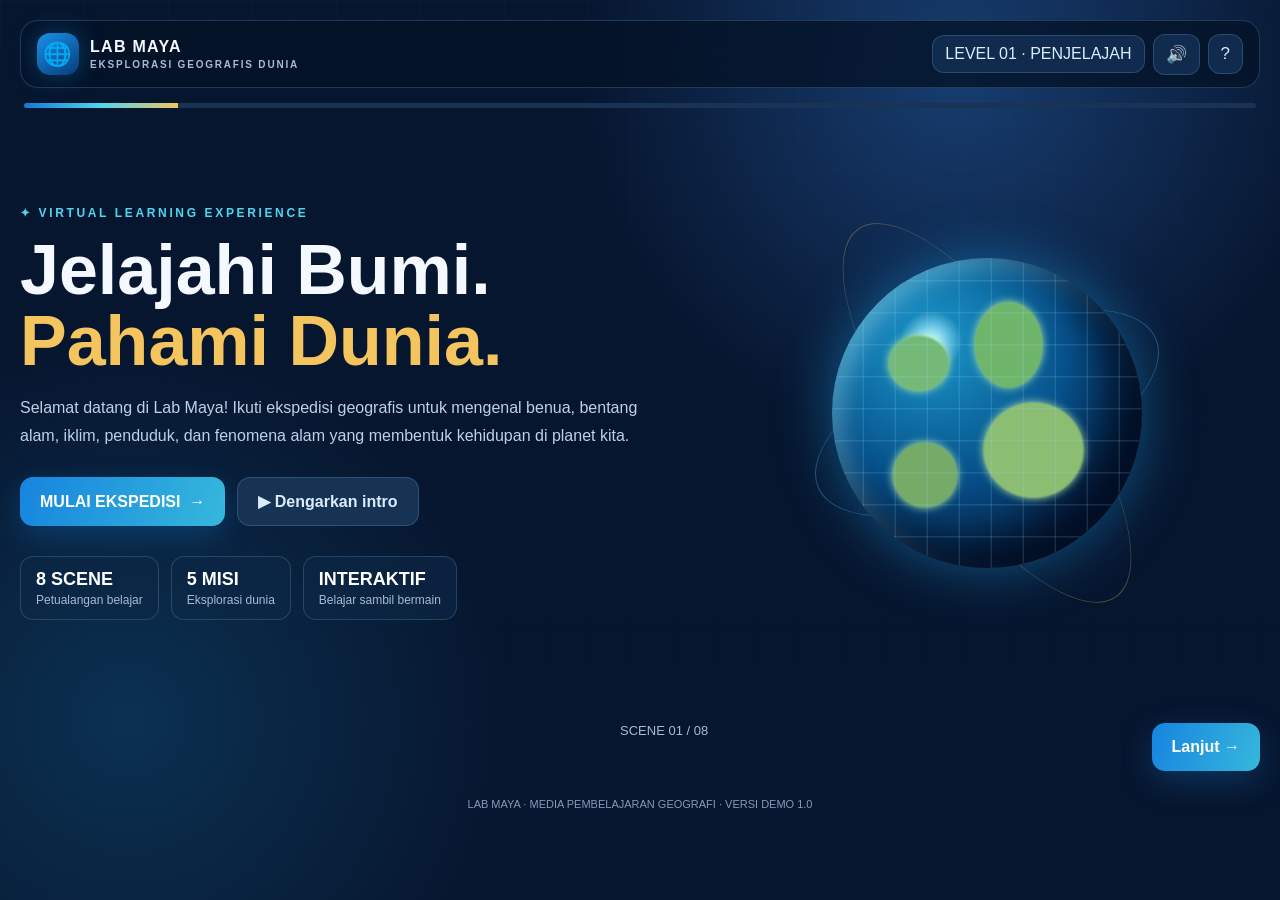
<file: public/assets/aistudio/Lab_Maya_Eksplorasi_Geografis_Dunia_27aa2366.html>
<!DOCTYPE html>
<html lang="id">
<head>
<meta charset="UTF-8">
<meta name="viewport" content="width=device-width, initial-scale=1.0">
<title>Lab Maya — Eksplorasi Geografis Dunia</title>
<style>
:root{--navy:#07162f;--navy2:#0c2448;--blue:#1677d2;--cyan:#50d5ef;--gold:#f4c45e;--white:#f4f8ff;--muted:#a9bad3;--panel:rgba(15,39,73,.88);--line:rgba(132,190,235,.22);--green:#50d6a0}
*{box-sizing:border-box}html{scroll-behavior:smooth}body{margin:0;background:radial-gradient(circle at 75% 8%,#173d70 0,transparent 30%),radial-gradient(circle at 10% 80%,#0b3152 0,transparent 28%),var(--navy);color:var(--white);font-family:Inter,Segoe UI,Arial,sans-serif;min-height:100vh}
body:before{content:"";position:fixed;inset:0;pointer-events:none;opacity:.18;background-image:linear-gradient(rgba(120,190,255,.12) 1px,transparent 1px),linear-gradient(90deg,rgba(120,190,255,.12) 1px,transparent 1px);background-size:42px 42px;mask-image:linear-gradient(to bottom,black,transparent 90%)}
button{font:inherit;cursor:pointer}.app{max-width:1280px;margin:auto;padding:20px;position:relative;z-index:1}.topbar{display:flex;align-items:center;justify-content:space-between;gap:14px;padding:12px 16px;border:1px solid var(--line);background:rgba(5,18,39,.78);backdrop-filter:blur(14px);border-radius:18px;position:sticky;top:10px;z-index:20}
.brand{display:flex;align-items:center;gap:11px;font-weight:900;letter-spacing:.08em}.brand-mark{width:42px;height:42px;border-radius:13px;display:grid;place-items:center;background:linear-gradient(145deg,#1b91e8,#073c79);box-shadow:0 0 24px #1685d866;font-size:23px}.brand small{display:block;color:var(--muted);font-size:10px;letter-spacing:.18em;margin-top:3px}.top-actions{display:flex;gap:8px;align-items:center}.chip,.icon-btn{border:1px solid var(--line);background:#102b4e;color:#dcecff;border-radius:12px;padding:9px 12px}.icon-btn{font-size:17px}.progress-wrap{height:5px;background:#183354;border-radius:9px;overflow:hidden;margin:15px 4px 20px}.progress{height:100%;width:12.5%;background:linear-gradient(90deg,var(--blue),var(--cyan),var(--gold));transition:width .4s}
.scene{display:none;animation:enter .5s ease}.scene.active{display:block}@keyframes enter{from{opacity:0;transform:translateY(12px)}to{opacity:1;transform:none}}
.hero{display:grid;grid-template-columns:1.1fr .9fr;align-items:center;gap:25px;min-height:570px}.eyebrow{color:var(--cyan);font-size:12px;font-weight:800;letter-spacing:.22em;text-transform:uppercase}.hero h1{font-size:clamp(38px,6vw,70px);line-height:1.02;margin:15px 0}.hero h1 span{color:var(--gold)}.lead{color:#bfd0e7;line-height:1.8;max-width:620px}.actions{display:flex;flex-wrap:wrap;gap:12px;margin-top:26px}.primary,.secondary{border:0;border-radius:13px;padding:14px 20px;font-weight:800}.primary{background:linear-gradient(110deg,#1684df,#36b8dc);color:white;box-shadow:0 10px 30px #1684df44}.secondary{background:#173354;color:#dcecff;border:1px solid var(--line)}.primary:hover,.secondary:hover{transform:translateY(-2px);filter:brightness(1.1)}
.globe-stage{height:430px;display:grid;place-items:center;position:relative;overflow:hidden}.orbit{position:absolute;width:370px;height:370px;border:1px solid #57c9f455;border-radius:50%;transform:rotate(-24deg) scaleY(.42);animation:spin 14s linear infinite}.orbit.two{width:450px;height:450px;transform:rotate(55deg) scaleY(.35);animation-duration:20s;border-color:#f4c45e55}@keyframes spin{to{rotate:360deg}}.globe{width:min(310px,72vw);aspect-ratio:1;border-radius:50%;position:relative;background:radial-gradient(circle at 32% 27%,#a7efff 0 2%,#1688bc 10%,#07508b 45%,#062347 75%);box-shadow:inset -28px -22px 45px #020d22, inset 10px 8px 22px #9ceaff77,0 0 55px #1a9fe977;overflow:hidden;animation:float 5s ease-in-out infinite}.globe:before{content:"";position:absolute;inset:0;background:radial-gradient(ellipse at 28% 34%,#75b979 0 9%,transparent 10%),radial-gradient(ellipse at 57% 28%,#70b56c 0 13%,transparent 14%),radial-gradient(ellipse at 65% 62%,#8bbd73 0 17%,transparent 18%),radial-gradient(ellipse at 30% 70%,#75aa69 0 10%,transparent 11%);filter:drop-shadow(0 0 4px #b3e9a1)}.globe:after{content:"";position:absolute;inset:0;background:repeating-linear-gradient(0deg,transparent 0 30px,#9de9ff24 31px 32px),repeating-linear-gradient(90deg,transparent 0 30px,#9de9ff24 31px 32px);border-radius:50%}@keyframes float{50%{transform:translateY(-12px)}}
.hero-stats{display:flex;gap:12px;margin-top:30px;flex-wrap:wrap}.stat{padding:12px 15px;border:1px solid var(--line);background:#0d2747aa;border-radius:13px;color:var(--muted);font-size:12px}.stat b{display:block;color:white;font-size:18px;margin-bottom:3px}
.section-head{display:flex;justify-content:space-between;align-items:end;gap:15px;margin:28px 0 20px}.section-head h2{font-size:clamp(27px,4vw,42px);margin:8px 0}.section-head p{color:var(--muted);margin:0;line-height:1.6}.panel{background:linear-gradient(145deg,rgba(17,48,84,.92),rgba(8,27,53,.92));border:1px solid var(--line);border-radius:20px;padding:22px;box-shadow:0 18px 55px #020b1a44}.grid2{display:grid;grid-template-columns:1fr 1fr;gap:18px}.grid3{display:grid;grid-template-columns:repeat(3,1fr);gap:15px}.mission-card{padding:20px;border:1px solid var(--line);border-radius:17px;background:#0b2443;min-height:160px}.mission-card .emoji{font-size:30px}.mission-card h3{margin:12px 0 7px}.mission-card p{color:var(--muted);line-height:1.6;font-size:14px;margin:0}.guide{display:flex;gap:16px;align-items:center}.avatar{width:88px;height:104px;flex:none;position:relative;border-radius:18px;background:linear-gradient(145deg,#1e6bb0,#0b2a50);display:grid;place-items:center;font-size:48px;border:1px solid #65cfff66;box-shadow:0 0 25px #1684df33}.speech{background:#eaf5ff;color:#142b49;padding:16px 18px;border-radius:15px;line-height:1.6;position:relative;flex:1}.speech:before{content:"";position:absolute;left:-9px;top:28px;border-width:9px 10px 9px 0;border-style:solid;border-color:transparent #eaf5ff transparent transparent}.speech b{color:#126bb0}.map-layout{display:grid;grid-template-columns:1.4fr .6fr;gap:18px}.mapbox{min-height:350px;position:relative;overflow:hidden;background:radial-gradient(ellipse at center,#164c70,#082341 70%);border-radius:18px;border:1px solid var(--line);display:grid;place-items:center}.worldmap{width:95%;max-height:330px}.continent{fill:#3b9b88;stroke:#a5e6c9;stroke-width:1.4;opacity:.9;cursor:pointer;transition:.2s}.continent:hover,.continent.selected{fill:#f1bd55;filter:drop-shadow(0 0 8px #f1bd55)}.map-label{fill:#d9f1ff;font-size:10px;letter-spacing:1px;pointer-events:none}.pin{fill:var(--gold);stroke:white;stroke-width:2;cursor:pointer}.info-list{display:grid;gap:10px}.info-btn{text-align:left;padding:13px;border:1px solid var(--line);background:#102e50;color:white;border-radius:12px}.info-btn.active{border-color:var(--gold);background:#3a3550}.fact{padding:14px;background:#0a213d;border-radius:13px;border:1px solid var(--line);margin-top:12px;color:#c8d9ed;line-height:1.6}
.quiz-option{display:block;width:100%;text-align:left;margin:10px 0;padding:15px;border:1px solid var(--line);border-radius:13px;background:#102c4d;color:white}.quiz-option:hover{border-color:var(--cyan)}.quiz-option.correct{border-color:var(--green);background:#12483d}.quiz-option.wrong{border-color:#ff8d8d;background:#4a2634}.feedback{min-height:28px;color:var(--gold);font-weight:700;margin-top:10px}.meter{height:9px;background:#18395b;border-radius:20px;overflow:hidden}.meter>span{display:block;height:100%;width:0;background:linear-gradient(90deg,var(--blue),var(--green));transition:width .4s}.certificate{text-align:center;padding:35px;border:2px solid var(--gold);border-radius:20px;background:radial-gradient(circle at center,#173f64,#091b34)}.certificate .seal{font-size:55px}.certificate h2{font-family:Georgia,serif;color:var(--gold);letter-spacing:.12em}.certificate .name{font-size:24px;font-weight:900;margin:18px}
.footer-nav{display:flex;justify-content:space-between;gap:12px;margin:25px 0 12px}.scene-count{color:var(--muted);font-size:13px}.toast{position:fixed;bottom:20px;left:50%;transform:translateX(-50%);background:#eaf5ff;color:#0b2545;padding:11px 17px;border-radius:12px;box-shadow:0 8px 30px #0008;display:none;z-index:50}
@media(max-width:800px){.hero,.grid2,.map-layout{grid-template-columns:1fr}.hero{padding:35px 0}.globe-stage{height:330px}.grid3{grid-template-columns:1fr}.topbar{position:relative;top:0}.chip{display:none}.section-head{display:block}.guide{align-items:flex-start}.avatar{width:68px;height:82px;font-size:38px}.speech:before{display:none}}
@media(max-width:480px){.app{padding:12px}.topbar{padding:10px}.brand{font-size:12px}.brand-mark{width:36px;height:36px}.hero h1{font-size:42px}.panel{padding:16px}.footer-nav button{padding:12px}}
</style>
</head>
<body>
<div class="app">
<header class="topbar">
  <div class="brand"><div class="brand-mark">🌐</div><div>LAB MAYA<small>EKSPLORASI GEOGRAFIS DUNIA</small></div></div>
  <div class="top-actions"><span class="chip" id="levelChip">LEVEL 01 · PENJELAJAH</span><button class="icon-btn" id="soundBtn" title="Suara">🔊</button><button class="icon-btn" onclick="toggleHelp()" title="Bantuan">?</button></div>
</header>
<div class="progress-wrap"><div class="progress" id="progress"></div></div>

<section class="scene active" data-scene="0">
 <div class="hero">
  <div><div class="eyebrow">✦ VIRTUAL LEARNING EXPERIENCE</div><h1>Jelajahi Bumi.<br><span>Pahami Dunia.</span></h1>
   <p class="lead">Selamat datang di Lab Maya! Ikuti ekspedisi geografis untuk mengenal benua, bentang alam, iklim, penduduk, dan fenomena alam yang membentuk kehidupan di planet kita.</p>
   <div class="actions"><button class="primary" onclick="go(1)">MULAI EKSPEDISI&nbsp; →</button><button class="secondary" onclick="speak('Selamat datang di Lab Maya Eksplorasi Geografis Dunia. Tekan mulai ekspedisi untuk memulai petualangan.')">▶ Dengarkan intro</button></div>
   <div class="hero-stats"><div class="stat"><b>8 SCENE</b>Petualangan belajar</div><div class="stat"><b>5 MISI</b>Eksplorasi dunia</div><div class="stat"><b>INTERAKTIF</b>Belajar sambil bermain</div></div>
  </div>
  <div class="globe-stage"><div class="orbit"></div><div class="orbit two"></div><div class="globe"></div></div>
 </div>
</section>

<section class="scene" data-scene="1">
 <div class="section-head"><div><div class="eyebrow">SCENE 02 · BRIEFING</div><h2>Kenali Misi Ekspedisi</h2><p>Sebelum berangkat, pahami tujuan perjalananmu.</p></div><span class="scene-count">02 / 08</span></div>
 <div class="panel"><div class="guide"><div class="avatar">🧑🏻‍🚀</div><div class="speech"><b>GEO · Pemandu Ekspedisi</b><br>“Halo, Penjelajah! Aku Geo. Kita akan mengunjungi berbagai wilayah di Bumi. Amati peta, temukan ciri wilayah, lalu gunakan bukti geografis untuk menyelesaikan misi!”</div></div></div>
 <div class="grid3" style="margin-top:18px"><div class="mission-card"><div class="emoji">🧭</div><h3>Orientasi</h3><p>Mengenali letak dan karakteristik wilayah di permukaan Bumi.</p></div><div class="mission-card"><div class="emoji">🌦️</div><h3>Analisis</h3><p>Menghubungkan bentang alam, iklim, penduduk, dan aktivitas manusia.</p></div><div class="mission-card"><div class="emoji">🏆</div><h3>Tantangan</h3><p>Menyelesaikan pertanyaan dan memperoleh skor ekspedisi.</p></div></div>
 <div class="panel" style="margin-top:18px"><h3>🎯 Target Pembelajaran</h3><ul style="color:#c4d5e9;line-height:1.9"><li>Mengidentifikasi karakteristik geografis benua dan kawasan dunia.</li><li>Menjelaskan hubungan kondisi fisik wilayah dengan kehidupan penduduk.</li><li>Menganalisis contoh fenomena alam dan lingkungan secara geografis.</li></ul></div>
</section>

<section class="scene" data-scene="2">
 <div class="section-head"><div><div class="eyebrow">SCENE 03 · PERSIAPAN</div><h2>Perlengkapan Penjelajah</h2><p>Gunakan panel berikut sebagai panduan selama simulasi.</p></div><span class="scene-count">03 / 08</span></div>
 <div class="grid2"><div class="panel"><h3>📘 Cara Menggunakan Lab</h3><ol style="color:#c4d5e9;line-height:2"><li>Pilih wilayah pada peta interaktif.</li><li>Baca informasi geografis yang muncul.</li><li>Bandingkan karakteristik antarwilayah.</li><li>Kerjakan tantangan pada bagian evaluasi.</li></ol></div><div class="panel"><div class="guide"><div class="avatar">🧑🏻‍🚀</div><div class="speech"><b>Geo berkata:</b><br>“Tidak perlu terburu-buru. Amati setiap petunjuk dan hubungkan informasi yang kamu temukan. Geografi membantu kita memahami mengapa setiap wilayah memiliki karakter yang berbeda.”</div></div><button class="secondary" style="margin-top:16px" onclick="speak('Tidak perlu terburu-buru. Amati setiap petunjuk dan hubungkan informasi yang kamu temukan. Geografi membantu kita memahami mengapa setiap wilayah memiliki karakter yang berbeda.')">🔊 Putar suara Geo</button></div></div>
</section>

<section class="scene" data-scene="3">
 <div class="section-head"><div><div class="eyebrow">SCENE 04 · PETA INTERAKTIF</div><h2>Atlas Digital Dunia</h2><p>Klik nama benua atau wilayah untuk membuka informasi singkat.</p></div><span class="scene-count">04 / 08</span></div>
 <div class="map-layout"><div class="mapbox">
 <svg class="worldmap" viewBox="0 0 700 360" role="img" aria-label="Peta skematis dunia">
  <path class="continent" data-region="Amerika Utara" d="M70 68 L130 38 202 53 237 91 214 126 190 151 171 190 139 177 120 139 86 125Z"/>
  <path class="continent" data-region="Amerika Selatan" d="M205 184 L246 195 260 232 247 273 226 326 205 290 192 247Z"/>
  <path class="continent" data-region="Eropa" d="M330 74 L371 58 405 75 397 108 367 118 341 101Z"/>
  <path class="continent" data-region="Afrika" d="M350 127 L402 126 430 166 412 225 381 271 354 222 335 168Z"/>
  <path class="continent" data-region="Asia" d="M405 66 L476 42 575 64 633 106 602 151 543 145 506 177 451 145 399 116Z"/>
  <path class="continent" data-region="Australia" d="M535 226 L589 217 619 244 599 275 553 277 526 254Z"/>
  <text class="map-label" x="105" y="105">AMERIKA UTARA</text><text class="map-label" x="203" y="244">AMERIKA SELATAN</text><text class="map-label" x="340" y="91">EROPA</text><text class="map-label" x="365" y="184">AFRIKA</text><text class="map-label" x="490" y="100">ASIA</text><text class="map-label" x="550" y="251">AUSTRALIA</text>
  <circle class="pin" cx="382" cy="91" r="6"/><circle class="pin" cx="480" cy="111" r="6"/><circle class="pin" cx="378" cy="184" r="6"/>
 </svg></div>
 <div class="panel"><h3>🌍 Pilih Benua</h3><div class="info-list" id="regionButtons"></div><div class="fact" id="regionFact">Pilih salah satu benua untuk melihat gambaran karakteristik geografisnya.</div></div></div>
 <p style="color:var(--muted);font-size:12px;margin-top:12px">Catatan: peta ini merupakan ilustrasi skematis untuk pembelajaran, bukan peta navigasi atau batas wilayah resmi.</p>
</section>

<section class="scene" data-scene="4">
 <div class="section-head"><div><div class="eyebrow">SCENE 05 · EKSPLORASI</div><h2>Kenali Bentang Alam & Iklim</h2><p>Karakter fisik Bumi memengaruhi ekosistem dan kegiatan manusia.</p></div><span class="scene-count">05 / 08</span></div>
 <div class="grid2">
  <div class="mission-card"><div class="emoji">🏔️</div><h3>Pegunungan</h3><p>Wilayah dengan elevasi tinggi dan relief bervariasi. Dapat memengaruhi suhu, curah hujan, transportasi, dan pola permukiman.</p></div>
  <div class="mission-card"><div class="emoji">🏜️</div><h3>Gurun</h3><p>Wilayah dengan curah hujan sangat rendah. Adaptasi terhadap keterbatasan air menjadi hal penting bagi makhluk hidup.</p></div>
  <div class="mission-card"><div class="emoji">🌳</div><h3>Hutan Hujan Tropis</h3><p>Umumnya memiliki suhu hangat, curah hujan tinggi, dan keanekaragaman hayati yang besar.</p></div>
  <div class="mission-card"><div class="emoji">🌾</div><h3>Dataran Rendah</h3><p>Relatif landai dan di sejumlah wilayah dimanfaatkan untuk pertanian, industri, serta permukiman.</p></div>
 </div>
 <div class="panel" style="margin-top:18px"><h3>🔎 Tantangan Pengamatan</h3><p style="color:#c4d5e9;line-height:1.7">Mengapa wilayah gurun dan hutan hujan tropis memiliki jenis vegetasi yang berbeda? Pilih penjelasan paling tepat pada evaluasi akhir.</p></div>
</section>

<section class="scene" data-scene="5">
 <div class="section-head"><div><div class="eyebrow">SCENE 06 · ANALISIS GEOGRAFIS</div><h2>Manusia & Lingkungan</h2><p>Fenomena geografis terbentuk dari hubungan unsur alam dan aktivitas manusia.</p></div><span class="scene-count">06 / 08</span></div>
 <div class="grid3"><div class="mission-card"><div class="emoji">🌋</div><h3>Fenomena alam</h3><p>Gempa bumi, gunung api, banjir, kekeringan, dan proses alam lainnya.</p></div><div class="mission-card"><div class="emoji">🏙️</div><h3>Aktivitas manusia</h3><p>Urbanisasi, penggunaan lahan, pertanian, industri, dan transportasi.</p></div><div class="mission-card"><div class="emoji">♻️</div><h3>Keberlanjutan</h3><p>Pengelolaan sumber daya dan pengurangan risiko kerusakan lingkungan.</p></div></div>
 <div class="panel" style="margin-top:18px"><div class="guide"><div class="avatar">🧑🏻‍🚀</div><div class="speech"><b>Geo berkata:</b><br>“Perhatikan hubungan sebab dan akibat. Contohnya, perubahan penggunaan lahan di daerah resapan dapat meningkatkan risiko genangan atau banjir. Solusi geografis perlu mempertimbangkan kondisi alam dan kebutuhan masyarakat.”</div></div><button class="secondary" style="margin-top:16px" onclick="speak('Perhatikan hubungan sebab dan akibat. Perubahan penggunaan lahan di daerah resapan dapat meningkatkan risiko genangan atau banjir. Solusi geografis perlu mempertimbangkan kondisi alam dan kebutuhan masyarakat.')">🔊 Dengarkan penjelasan</button></div>
</section>

<section class="scene" data-scene="6">
 <div class="section-head"><div><div class="eyebrow">SCENE 07 · EVALUASI</div><h2>Tantangan Akhir Penjelajah</h2><p>Jawab pertanyaan berikut untuk menuntaskan ekspedisi.</p></div><span class="scene-count">07 / 08</span></div>
 <div class="panel"><div style="display:flex;justify-content:space-between;gap:12px;align-items:center"><b id="questionNo">Pertanyaan 1 dari 5</b><b style="color:var(--gold)" id="scoreText">Skor: 0</b></div><div class="meter" style="margin:14px 0 22px"><span id="quizMeter"></span></div><h3 id="questionText">Memuat pertanyaan...</h3><div id="options"></div><div class="feedback" id="feedback"></div><button class="primary" id="nextQuestion" style="display:none;margin-top:10px" onclick="nextQ()">Pertanyaan berikutnya →</button></div>
</section>

<section class="scene" data-scene="7">
 <div class="section-head"><div><div class="eyebrow">SCENE 08 · MISI SELESAI</div><h2>Ekspedisi Berhasil!</h2><p>Kamu telah menyelesaikan perjalanan pembelajaran geografis.</p></div><span class="scene-count">08 / 08</span></div>
 <div class="certificate"><div class="seal">🏅</div><div class="eyebrow">CERTIFICATE OF COMPLETION</div><h2>SERTIFIKAT PENJELAJAH</h2><p style="color:#c7d8e9">Diberikan kepada</p><div class="name">PENJELAJAH GEOGRAFI</div><p style="color:#c7d8e9">Atas partisipasi dalam Lab Maya<br><b>Eksplorasi Geografis Dunia</b></p><div style="font-size:20px;color:var(--gold);font-weight:900;margin:18px" id="finalScore">SKOR: 0 / 100</div><p style="color:#a9bad3;font-size:12px">Terus amati, bertanya, dan pahami dunia di sekitar kita.</p></div>
 <div class="guide" style="margin-top:18px"><div class="avatar">🧑🏻‍🚀</div><div class="speech"><b>Geo:</b> “Kerja bagus, Penjelajah! Ingat, geografi bukan hanya tentang menghafal nama tempat, tetapi memahami hubungan antara manusia, ruang, dan lingkungan.”</div></div>
 <div class="actions" style="justify-content:center"><button class="primary" onclick="window.print()">🖨 Cetak sertifikat</button><button class="secondary" onclick="restart()">↻ Ulangi ekspedisi</button></div>
</section>

<div class="footer-nav"><button class="secondary" id="prevBtn" onclick="go(current-1)" style="visibility:hidden">← Sebelumnya</button><span class="scene-count" id="sceneLabel">SCENE 01 / 08</span><button class="primary" id="nextBtn" onclick="go(current+1)">Lanjut →</button></div>
<footer style="text-align:center;color:#829bb9;font-size:11px;padding:15px">LAB MAYA · MEDIA PEMBELAJARAN GEOGRAFI · VERSI DEMO 1.0</footer>
</div>
<div class="toast" id="toast"></div>
<script>
let current=0, soundOn=true, score=0, qIndex=0, answered=false;
const scenes=[...document.querySelectorAll('.scene')];
function go(n){if(n<0||n>=scenes.length)return;scenes[current].classList.remove('active');current=n;scenes[current].classList.add('active');document.getElementById('progress').style.width=((current+1)/8*100)+'%';document.getElementById('sceneLabel').textContent=`SCENE ${String(current+1).padStart(2,'0')} / 08`;document.getElementById('prevBtn').style.visibility=current===0?'hidden':'visible';document.getElementById('nextBtn').style.display=current===7?'none':'inline-block';document.getElementById('nextBtn').textContent=current===6?'Lihat hasil →':'Lanjut →';if(current===6&&qIndex===0)renderQ();if(current===7)document.getElementById('finalScore').textContent=`SKOR: ${score} / 100`;window.scrollTo({top:0,behavior:'smooth'});}
function speak(t){if(!soundOn)return;if(!('speechSynthesis'in window)){toast('Browser belum mendukung suara otomatis.');return}speechSynthesis.cancel();let u=new SpeechSynthesisUtterance(t);u.lang='id-ID';u.rate=.94;u.pitch=1.05;speechSynthesis.speak(u)}
document.getElementById('soundBtn').onclick=()=>{soundOn=!soundOn;document.getElementById('soundBtn').textContent=soundOn?'🔊':'🔇';if(!soundOn&&'speechSynthesis'in window)speechSynthesis.cancel();toast(soundOn?'Suara diaktifkan':'Suara dimatikan')};
function toast(t){let e=document.getElementById('toast');e.textContent=t;e.style.display='block';setTimeout(()=>e.style.display='none',2200)}
function toggleHelp(){toast('Gunakan tombol Sebelumnya dan Lanjut untuk berpindah scene. Klik pilihan pada peta dan kuis.')}
const regions={
'Amerika Utara':'Mencakup wilayah luas dengan bentang alam beragam, seperti pegunungan, dataran luas, dan kawasan tundra. Kondisi iklimnya bervariasi dari tropis hingga kutub.',
'Amerika Selatan':'Memiliki Pegunungan Andes, Hutan Amazon, dataran tinggi, dan wilayah pesisir. Amazon dikenal sebagai salah satu kawasan hutan hujan tropis terbesar di dunia.',
'Eropa':'Memiliki semenanjung dan garis pantai yang panjang, dataran rendah, pegunungan, serta iklim yang beragam. Kawasan ini memiliki jaringan kota dan transportasi yang padat.',
'Afrika':'Memiliki Gurun Sahara, sabana, lembah sungai, dan hutan tropis. Variasi curah hujan sangat memengaruhi persebaran vegetasi dan aktivitas penduduk.',
'Asia':'Benua terluas dengan bentang alam beragam, mulai dari Himalaya, dataran tinggi, gurun, hingga hutan tropis. Asia juga memiliki jumlah penduduk yang sangat besar.',
'Australia':'Memiliki wilayah pedalaman yang relatif kering, kawasan pesisir yang lebih padat penduduk, serta ekosistem khas seperti semak belukar dan terumbu karang.'
};
const rb=document.getElementById('regionButtons');
Object.keys(regions).forEach((r,i)=>{let b=document.createElement('button');b.className='info-btn';b.textContent=['🌎 ','🌎 ','🌍 ','🌍 ','🌏 ','🦘 '][i]+r;b.onclick=()=>{document.querySelectorAll('.info-btn').forEach(x=>x.classList.remove('active'));b.classList.add('active');document.getElementById('regionFact').textContent=regions[r];document.querySelectorAll('.continent').forEach(x=>x.classList.toggle('selected',x.dataset.region===r));};rb.appendChild(b)});
document.querySelectorAll('.continent').forEach(p=>p.addEventListener('click',()=>{let b=[...rb.children].find(x=>x.textContent.includes(p.dataset.region));if(b)b.click()}));
const qs=[
{q:'Apa faktor utama yang menyebabkan vegetasi gurun berbeda dari hutan hujan tropis?',o:['Perbedaan curah hujan dan ketersediaan air','Perbedaan nama benua','Jumlah negara di wilayah tersebut','Warna tanah saja'],a:0,e:'Curah hujan dan ketersediaan air sangat memengaruhi jenis vegetasi yang dapat tumbuh.'},
{q:'Pegunungan dapat memengaruhi kondisi iklim lokal terutama melalui ...',o:['Ketinggian tempat dan pengaruh relief','Jumlah bahasa penduduk','Bentuk mata uang','Batas administrasi negara'],a:0,e:'Ketinggian dan bentuk relief memengaruhi suhu serta pola hujan di suatu wilayah.'},
{q:'Contoh hubungan aktivitas manusia dengan risiko banjir adalah ...',o:['Menambah ruang terbuka hijau','Menjaga daerah resapan','Mengubah daerah resapan menjadi permukaan kedap air','Menanam pohon di bantaran yang sesuai'],a:2,e:'Permukaan kedap air mengurangi peresapan sehingga limpasan permukaan dapat meningkat.'},
{q:'Benua terluas di dunia adalah ...',o:['Afrika','Asia','Eropa','Australia'],a:1,e:'Asia merupakan benua terluas di dunia.'},
{q:'Pendekatan geografis yang tepat untuk mengkaji persebaran permukiman adalah ...',o:['Melihat pola dan lokasi persebarannya di ruang','Menghafal nama tokoh sejarah','Menghitung jumlah huruf nama kota','Membandingkan mata uang'],a:0,e:'Kajian persebaran permukiman berkaitan dengan pola dan lokasi fenomena dalam ruang.'}
];
function renderQ(){let q=qs[qIndex];answered=false;document.getElementById('questionNo').textContent=`Pertanyaan ${qIndex+1} dari ${qs.length}`;document.getElementById('questionText').textContent=q.q;document.getElementById('scoreText').textContent='Skor: '+score;document.getElementById('quizMeter').style.width=(qIndex/qs.length*100)+'%';document.getElementById('feedback').textContent='';document.getElementById('nextQuestion').style.display='none';let box=document.getElementById('options');box.innerHTML='';q.o.forEach((v,i)=>{let b=document.createElement('button');b.className='quiz-option';b.textContent=String.fromCharCode(65+i)+'. '+v;b.onclick=()=>choose(i,b);box.appendChild(b)})}
function choose(i,btn){if(answered)return;answered=true;let q=qs[qIndex],opts=[...document.querySelectorAll('.quiz-option')];opts.forEach((b,j)=>{b.disabled=true;if(j===q.a)b.classList.add('correct')});if(i===q.a){score+=20;document.getElementById('feedback').textContent='✓ Tepat! '+q.e}else{btn.classList.add('wrong');document.getElementById('feedback').textContent='Belum tepat. '+q.e}document.getElementById('scoreText').textContent='Skor: '+score;document.getElementById('quizMeter').style.width=((qIndex+1)/qs.length*100)+'%';document.getElementById('nextQuestion').textContent=qIndex===qs.length-1?'Lihat hasil ekspedisi →':'Pertanyaan berikutnya →';document.getElementById('nextQuestion').style.display='inline-block'}
function nextQ(){if(qIndex<qs.length-1){qIndex++;renderQ()}else{document.getElementById('finalScore').textContent=`SKOR: ${score} / 100`;go(7)}}
function restart(){score=0;qIndex=0;renderQ();go(0)}
</script>
</body></html>
</file>
